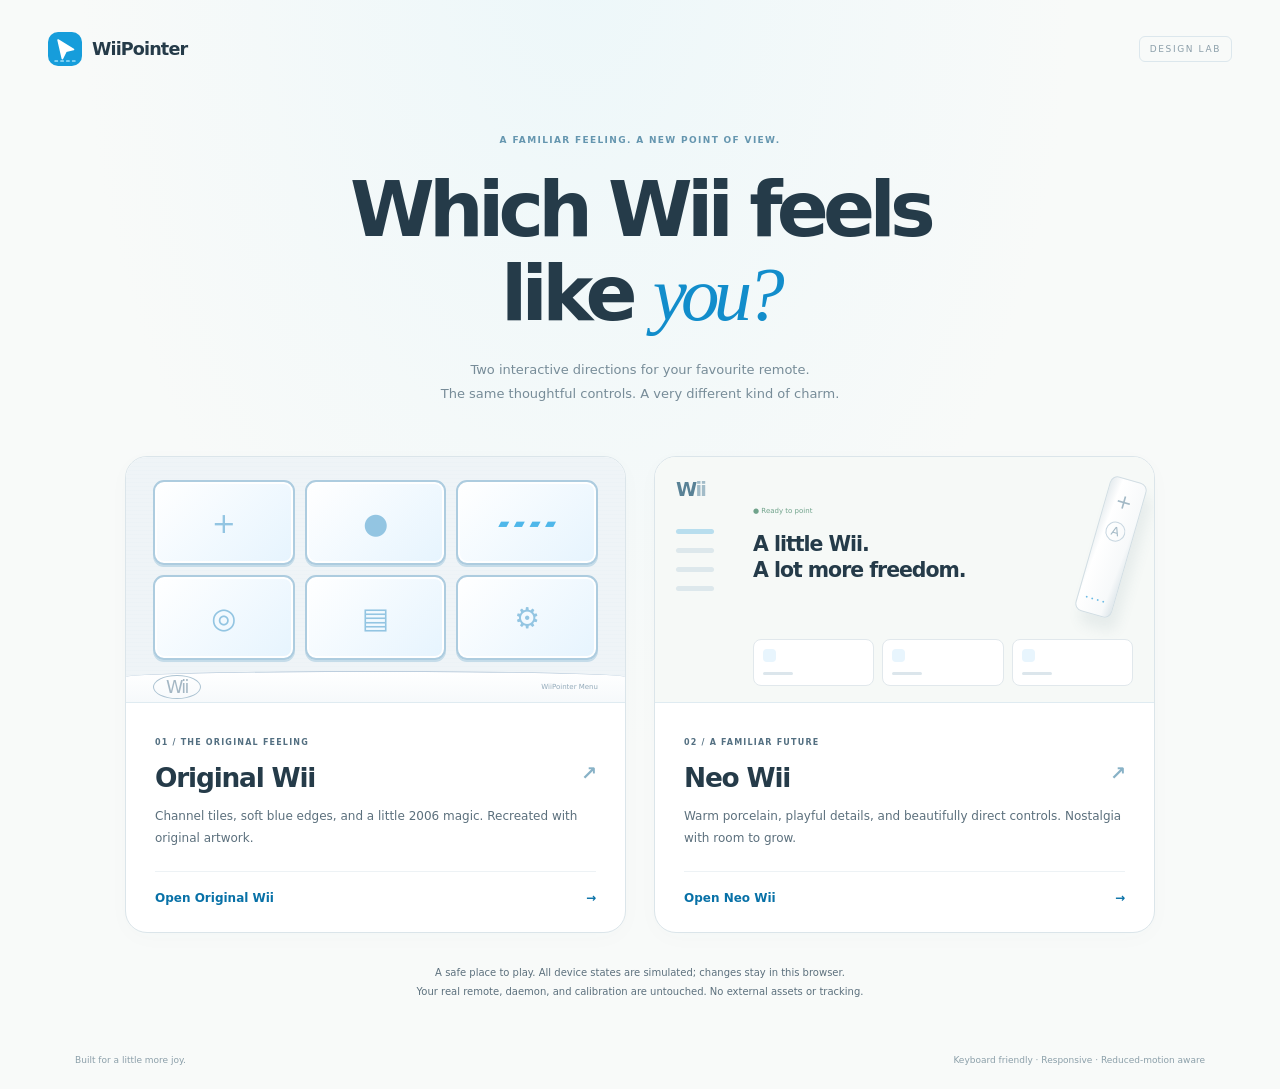
<file: prototypes/index.html>
<!doctype html>
<html lang="en">
<head>
  <meta charset="utf-8"><meta name="viewport" content="width=device-width, initial-scale=1">
  <meta name="color-scheme" content="light"><title>WiiPointer — two familiar futures</title>
  <link rel="icon" href="./mark.svg" type="image/svg+xml"><link rel="stylesheet" href="./styles.css">
</head>
<body class="comparison-page">
  <header class="comparison-brand"><img src="./mark.svg" width="34" height="34" alt=""><strong>WiiPointer</strong><span class="preview-tag">DESIGN LAB</span></header>
  <main class="comparison-main">
    <p class="eyebrow">A FAMILIAR FEELING. A NEW POINT OF VIEW.</p>
    <h1>Which Wii feels<br>like <em>you?</em></h1>
    <p class="comparison-intro">Two interactive directions for your favourite remote.<br>The same thoughtful controls. A very different kind of charm.</p>
    <div class="comparison-grid">
      <a class="design-choice choice-classic" href="./original.html">
        <div class="choice-preview mini-classic" aria-hidden="true"><div class="mini-channel"><i>+</i></div><div class="mini-channel"><i>●</i></div><div class="mini-channel"><i>▰ ▰ ▰ ▰</i></div><div class="mini-channel"><i>◎</i></div><div class="mini-channel"><i>▤</i></div><div class="mini-channel"><i>⚙</i></div><div class="mini-wii-footer"><b>Wii</b><span>WiiPointer Menu</span></div></div>
        <div class="choice-copy"><span class="eyebrow">01 / THE ORIGINAL FEELING</span><h2>Original Wii <span aria-hidden="true">↗</span></h2><p>Channel tiles, soft blue edges, and a little 2006 magic. Recreated with original artwork.</p><span class="choice-open">Open Original Wii <span aria-hidden="true">→</span></span></div>
      </a>
      <a class="design-choice choice-neo" href="./neo.html">
        <div class="choice-preview mini-neo" aria-hidden="true"><div class="mini-sidebar"><b>W<span>ii</span></b><i></i><i></i><i></i><i></i></div><div class="mini-neo-main"><span class="mini-ready">● Ready to point</span><b>A little Wii.<br>A lot more freedom.</b><div class="mini-remote"><i>+</i><i>A</i><small>••••</small></div><div class="mini-neo-cards"><i></i><i></i><i></i></div></div></div>
        <div class="choice-copy"><span class="eyebrow">02 / A FAMILIAR FUTURE</span><h2>Neo Wii <span aria-hidden="true">↗</span></h2><p>Warm porcelain, playful details, and beautifully direct controls. Nostalgia with room to grow.</p><span class="choice-open">Open Neo Wii <span aria-hidden="true">→</span></span></div>
      </a>
    </div>
    <p class="comparison-note">A safe place to play. All device states are simulated; changes stay in this browser.<br>Your real remote, daemon, and calibration are untouched. No external assets or tracking.</p>
  </main>
  <footer class="comparison-footer"><span>Built for a little more joy.</span><span>Keyboard friendly · Responsive · Reduced-motion aware</span></footer>
</body>
</html>
</file>
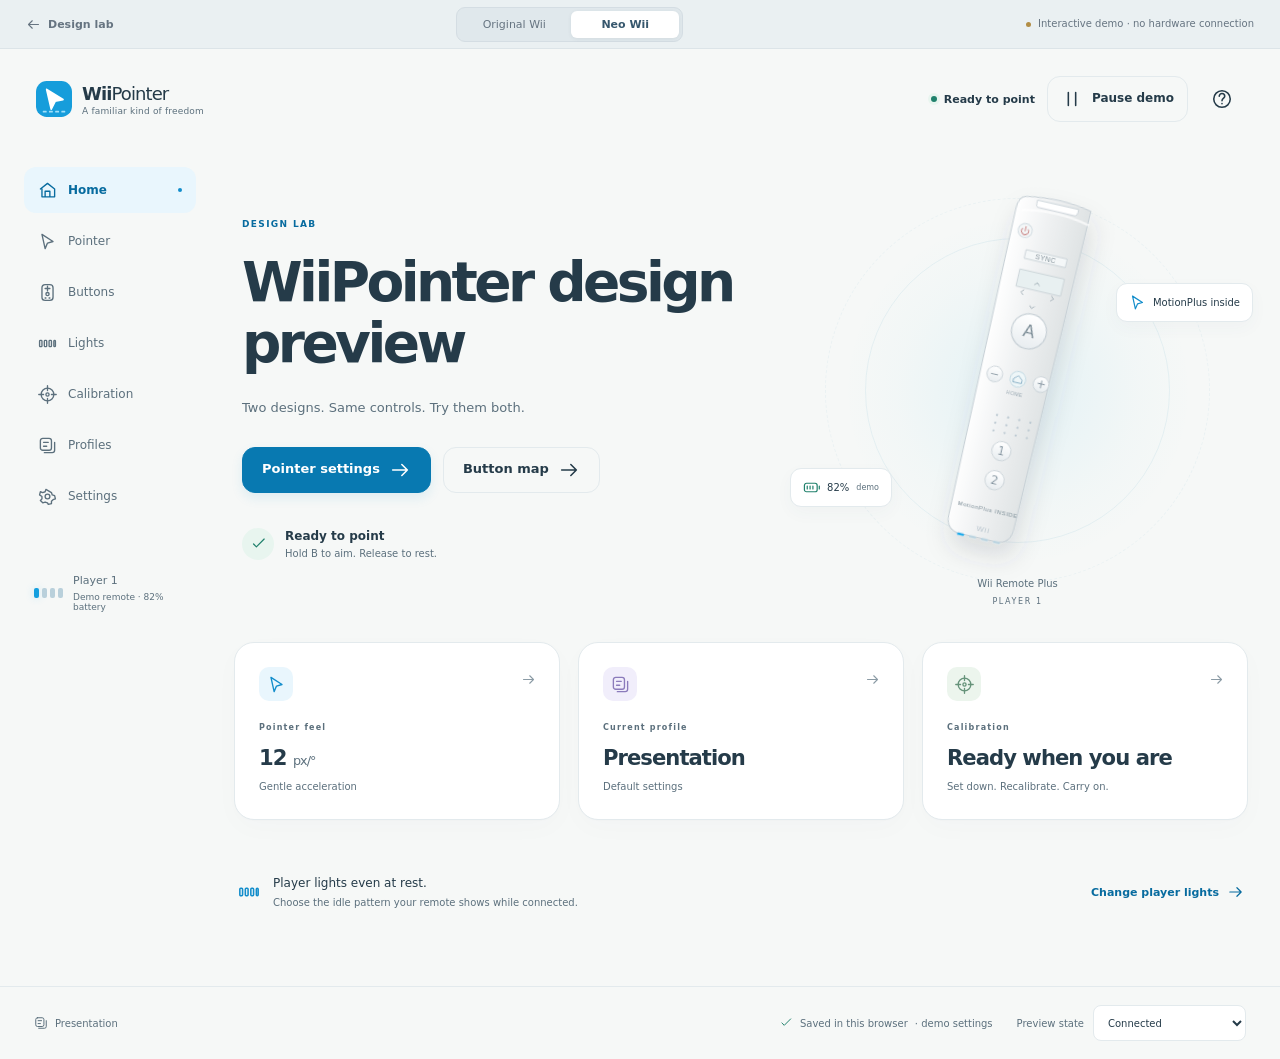
<file: prototypes/neo.html>
<!doctype html>
<html lang="en" data-style="neo">
<head>
  <meta charset="utf-8"><meta name="viewport" content="width=device-width, initial-scale=1">
  <meta name="color-scheme" content="light dark"><title>WiiPointer — Neo Wii prototype</title>
  <link rel="icon" href="./mark.svg" type="image/svg+xml"><link rel="stylesheet" href="./styles.css">
  <script type="module" src="./app.mjs"></script>
</head>
<body><a class="skip-link" href="#main">Skip to content</a><div id="app"></div><div id="toast" class="toast" role="status" aria-live="polite"></div><dialog id="dialog"></dialog><noscript>This interactive design preview requires JavaScript. It does not connect to your remote.</noscript></body>
</html>
</file>
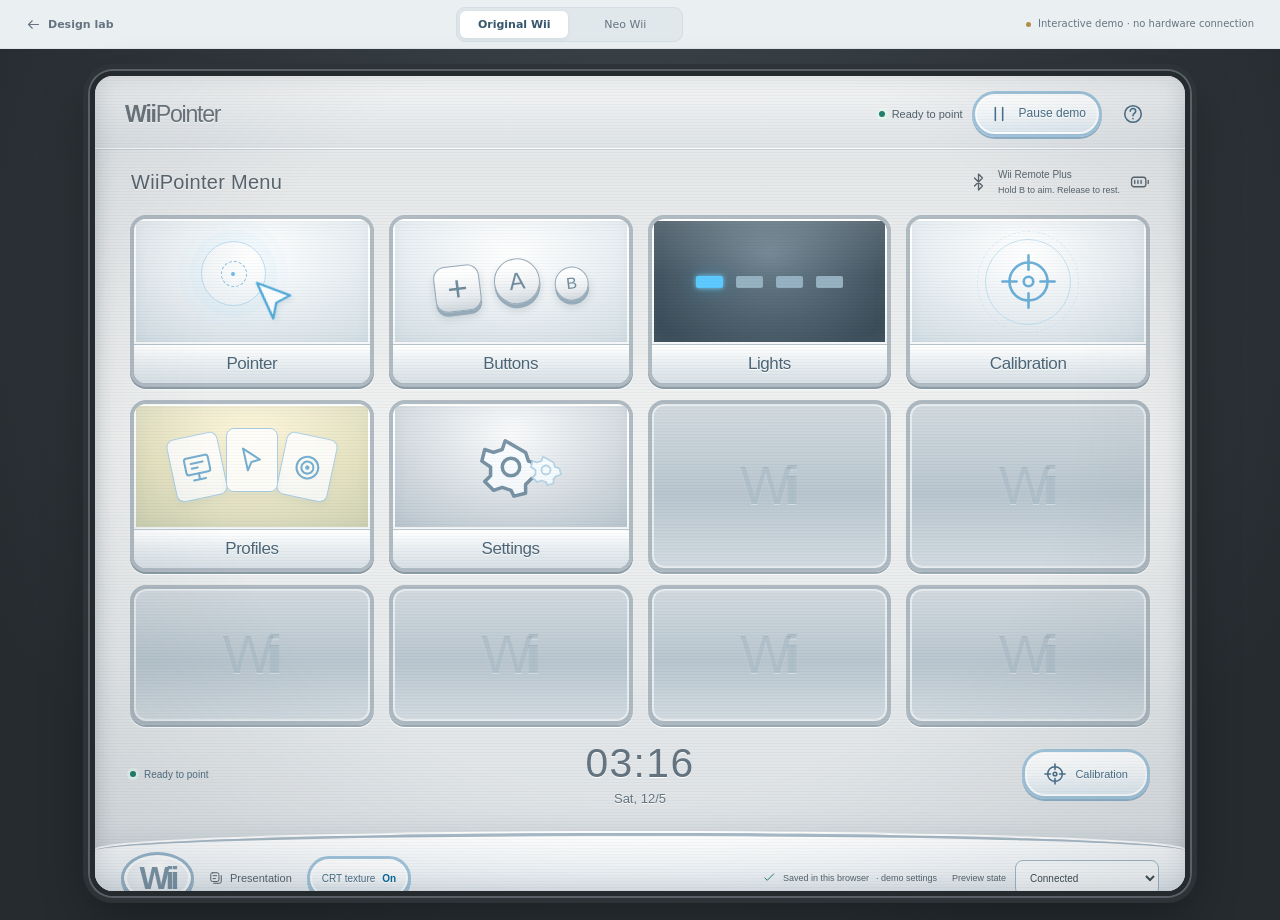
<file: prototypes/original.html>
<!doctype html>
<html lang="en" data-style="original">
<head>
  <meta charset="utf-8"><meta name="viewport" content="width=device-width, initial-scale=1">
  <meta name="color-scheme" content="light"><title>WiiPointer — Original Wii prototype</title>
  <link rel="icon" href="./mark.svg" type="image/svg+xml"><link rel="stylesheet" href="./styles.css"><link rel="stylesheet" href="./original-crt.css">
  <script type="module" src="./app.mjs"></script>
</head>
<body><a class="skip-link" href="#main">Skip to content</a><div id="app"></div><div id="toast" class="toast" role="status" aria-live="polite"></div><dialog id="dialog"></dialog><noscript>This interactive design preview requires JavaScript. It does not connect to your remote.</noscript></body>
</html>
</file>
<file: prototypes/styles.css>
@charset "UTF-8";

:root {
  color-scheme: light;
  --bg: #f6f8f7; --surface: #fff; --surface-soft: #f5f8fa; --ink: #253b49;
  --muted: #5c707d; --faint: #8b9ba5; --line: #e3eaed; --blue: #128dcb;
  --blue-dark: #076b9f; --blue-soft: #e9f6fd; --green: #20816c; --green-soft: #e8f5ef;
  --amber: #94671f; --amber-soft: #fff5e3; --red: #b54848;
  --shadow: 0 8px 28px #29465c05, 0 1px 2px #29465c03;
  font-family: "Inter", "Segoe UI", system-ui, sans-serif; font-size: 100%;
  -webkit-font-smoothing: antialiased; text-rendering: optimizeLegibility;
  font-optical-sizing: auto;
}
* { box-sizing: border-box; }
body { margin: 0; color: var(--ink); background: var(--bg); }
button, input, select { font: inherit; }
button, a, input, select, summary { -webkit-tap-highlight-color: transparent; }
button, a, select, summary { touch-action: manipulation; }
button, a { color: inherit; }
button { cursor: pointer; }
a { text-decoration: none; }
button:disabled, input:disabled { cursor: not-allowed; }
button:focus-visible, a:focus-visible, input:focus-visible, select:focus-visible, summary:focus-visible, [role="button"]:focus-visible { outline: 3px solid var(--blue); outline-offset: 4px; }
h1:focus { outline: none; }
h1, h2, h3, p { margin: 0; }
h1, h2, h3 { font-weight: 600; }
p { line-height: 1.65; }
em { font-style: normal; color: var(--blue); }
.icon { width: 22px; height: 22px; flex: 0 0 auto; vertical-align: middle; }
.eyebrow { font-size: .625rem; letter-spacing: .15em; font-weight: 700; color: var(--muted); line-height: 1.6; }
.subtle { color: var(--muted); font-size: .75rem; }
.button { display: inline-flex; align-items: center; justify-content: center; gap: 9px; min-height: 46px; padding: 11px 19px; border: 1px solid var(--line); border-radius: 13px; background: var(--surface); color: var(--ink); font-size: .8125rem; font-weight: 600; line-height: 1.3; transition: background 130ms, box-shadow 130ms, transform 110ms; text-align: center; }
.button.primary { background: #0879b1; color: white; border-color: #0879b1; box-shadow: 0 5px 12px #148dcb1b; }
.button.primary:hover { background: var(--blue-dark); border-color: var(--blue-dark); }
.button.quiet { background: transparent; }
.button.quiet:hover { background: var(--blue-soft); border-color: #a5d5ef; }
.button:active { transform: scale(.97); }
.button.compact { font-size: .75rem; padding: 9px 13px; }
.button.icon-button { width: 44px; height: 44px; padding: 10px; border-color: transparent; background: transparent; }
.button.icon-button span { position: absolute; width: 1px; height: 1px; overflow: hidden; clip-path: inset(50%); white-space: nowrap; }
.button.danger, .danger { color: var(--red); }
.button.primary.danger { color: white; background: var(--red); border-color: var(--red); }
.text-link { display: inline-flex; align-items: center; gap: 8px; min-height: 44px; padding: 6px 0; background: none; border: none; font-size: .8125rem; font-weight: 600; color: var(--blue-dark); }
.text-link .icon { width: 17px; }
.text-link:hover { text-decoration: underline; text-underline-offset: 4px; }
.button-row { display: flex; gap: 10px; flex-wrap: wrap; }
.tiny-pill { display: inline-flex; padding: 6px 10px; border-radius: 20px; color: var(--muted); background: var(--surface-soft); font-size: .625rem; font-weight: 600; white-space: nowrap; }
.skip-link { position: fixed; top: 8px; left: 10px; z-index: 100; width: 1px; height: 1px; overflow: hidden; clip-path: inset(50%); background: var(--ink); color: var(--surface); padding: 0; border-radius: 10px; }
.skip-link:focus { width: auto; height: auto; padding: 14px 22px; clip-path: none; }

/* The design lab stays visually outside both application concepts. */
.lab-bar { display: flex; align-items: center; justify-content: space-between; gap: 20px; min-height: 48px; padding: 6px 26px; color: #667481; background: #eaf0f2; border-bottom: 1px solid #dce4e8; font-family: system-ui, sans-serif; }
.lab-brand { display: inline-flex; gap: 7px; align-items: center; min-height: 36px; font-size: 11px; font-weight: 600; white-space: nowrap; }
.lab-brand .icon { width: 15px; height: 15px; }
.design-switch { display: flex; padding: 3px; gap: 3px; border: 1px solid #d4dde3; border-radius: 9px; background: #e0e8ec; }
.design-switch a { min-width: 108px; text-align: center; padding: 7px 13px; font-size: 11px; border-radius: 6px; }
.design-switch a[aria-current] { color: #36576d; background: #fff; box-shadow: 0 1px 4px #22374a12; font-weight: 650; }
.lab-note { font-size: 10px; display: flex; gap: 7px; align-items: center; line-height: 1.4; }
.demo-dot { height: 5px; width: 5px; border-radius: 50%; background: #b28d45; flex-shrink: 0; }
.app-shell { max-width: 1512px; min-height: calc(100vh - 48px); margin: auto; display: flex; flex-direction: column; }
.app-header { display: flex; justify-content: space-between; align-items: center; gap: 20px; padding: 22px 36px; min-height: 100px; }
.brand { display: inline-flex; align-items: center; gap: 10px; font-size: 1.125rem; font-weight: 750; letter-spacing: -.05em; flex-shrink: 0; }
.brand-light { font-weight: 450; }
.brand small { display: block; font-size: .5625rem; letter-spacing: .02em; font-weight: 450; margin-top: 2px; color: var(--muted); }
.header-right { display: flex; gap: 12px; align-items: center; }
.status-pill { display: inline-flex; align-items: center; gap: 7px; font-size: .6875rem; font-weight: 600; white-space: nowrap; }
.status-pill > span, .status-line i { width: 6px; height: 6px; border-radius: 50%; background: var(--green); box-shadow: 0 0 0 3px var(--green-soft); }
.status-pill.disconnected > span, .status-pill.paused > span { background: var(--faint); box-shadow: none; }
.status-pill.warning > span { background: var(--amber); box-shadow: 0 0 0 3px var(--amber-soft); }
.status-pill.calibrating > span { background: var(--blue); box-shadow: 0 0 0 3px var(--blue-soft); }
.workspace { display: grid; grid-template-columns: 190px minmax(0, 1fr); flex: 1; padding: 0 32px 24px 24px; }
.main-nav { display: flex; flex-direction: column; gap: 5px; padding: 18px 18px 0 0; }
.main-nav > a { min-height: 46px; display: flex; align-items: center; gap: 11px; padding: 13px 14px; border-radius: 12px; font-size: .75rem; font-weight: 500; color: var(--muted); position: relative; }
.main-nav > a .icon { width: 19px; height: 19px; }
.main-nav > a:hover { background: var(--surface); color: var(--blue-dark); }
.main-nav > a[aria-current] { background: var(--blue-soft); color: var(--blue-dark); font-weight: 650; }
.main-nav > a[aria-current] i { width: 4px; height: 4px; border-radius: 50%; background: var(--blue); margin-left: auto; }
.nav-bottom { display: flex; gap: 10px; align-items: center; margin: 50px 10px 0; font-size: .6875rem; color: var(--muted); }
.nav-bottom small { display: block; font-size: .5625rem; margin-top: 5px; color: var(--muted); }
.tiny-leds { width: 30px; }
.tiny-leds .player-lights { gap: 3px; }
.tiny-leds .player-lights > span { width: 5px; height: 10px; }
.main-content { min-width: 0; padding: 18px 0 24px 20px; }
.page-heading { display: flex; align-items: center; justify-content: space-between; gap: 20px; margin-bottom: 30px; }
.page-heading .eyebrow { margin-bottom: 11px; color: var(--blue-dark); }
.page-heading h1 { font-size: clamp(1.65rem, 2.7vw, 2.5rem); letter-spacing: -.045em; line-height: 1.2; margin-bottom: 12px; }
.page-heading > div > p:last-child { font-size: .8125rem; color: var(--muted); max-width: 620px; }
.page-heading > .button { flex-shrink: 0; }
.two-column { display: grid; grid-template-columns: minmax(0, 1.05fr) minmax(0, .95fr); gap: 24px; align-items: start; }
.three-column { display: grid; grid-template-columns: repeat(3, minmax(0, 1fr)); gap: 20px; }
.panel-stack { display: flex; flex-direction: column; gap: 22px; min-width: 0; }
.panel { padding: 26px; border: 1px solid var(--line); border-radius: 21px; background: var(--surface); box-shadow: var(--shadow); min-width: 0; }
.panel-heading { margin-bottom: 22px; }
.panel-heading h2 { font-size: 1rem; letter-spacing: -.025em; }
.panel-heading p { color: var(--muted); font-size: .75rem; margin-top: 7px; }
.panel > p { font-size: .8125rem; color: var(--muted); }
.sticky-column { position: sticky; top: 24px; min-width: 0; display: flex; flex-direction: column; gap: 20px; }
.note-card { display: flex; gap: 12px; padding: 17px 20px; border: 1px solid #d8eaf4; border-radius: 14px; color: var(--blue-dark); background: var(--blue-soft); }
.note-card > .icon { width: 19px; margin-top: 3px; }
.note-card p { font-size: .75rem; font-weight: 550; line-height: 1.7; }
.note-card p span { font-weight: 400; color: var(--muted); font-size: .6875rem; }
.inline-notice { display: flex; gap: 10px; align-items: flex-start; padding: 14px 16px; background: var(--blue-soft); border: 1px solid #b9dff2; border-radius: 12px; color: var(--blue-dark); font-size: .75rem; line-height: 1.6; }
.inline-notice.warning { background: var(--amber-soft); border-color: #e9d9b8; color: var(--amber); margin-bottom: 16px; }
.inline-notice .icon { width: 18px; margin-top: 2px; }
.app-footer { display: flex; align-items: center; flex-wrap: wrap; gap: 24px; padding: 18px 34px; color: var(--muted); font-size: .625rem; border-top: 1px solid var(--line); }
.wii-menu-button { display: none; }
.footer-profile, .footer-save { display: flex; gap: 7px; align-items: center; }
.footer-profile .icon, .footer-save .icon { width: 14px; height: 14px; }
.footer-save { margin-left: auto; }
.footer-save .icon { color: var(--green); }
.state-picker { display: flex; gap: 9px; align-items: center; }
.state-picker select { min-height: 36px; border: 1px solid var(--line); border-radius: 8px; padding: 5px 26px 5px 10px; background: var(--surface); color: var(--ink); font-size: .625rem; max-width: 160px; }

/* Neo Wii: porcelain surfaces, a little colour, and one beautiful remote. */
.neo-hero { display: grid; grid-template-columns: minmax(0, 1.2fr) minmax(0, 1fr); align-items: center; min-height: 455px; margin-top: -4px; }
.hero-copy { z-index: 1; padding: 24px 0 28px 8px; }
.hero-copy > .eyebrow { color: var(--blue-dark); font-size: .5625rem; margin-bottom: 20px; }
.hero-copy h1 { font-size: clamp(2.3rem, 4.3vw, 4.2rem); letter-spacing: -.065em; font-weight: 580; line-height: 1.12; margin-bottom: 21px; }
.hero-copy h1 em { font-weight: 530; }
.hero-copy > p:not(.eyebrow) { font-size: .8125rem; color: var(--muted); line-height: 1.85; }
.hero-actions { display: flex; gap: 12px; margin-top: 27px; flex-wrap: wrap; }
.hero-status { display: flex; align-items: center; gap: 11px; margin-top: 35px; }
.hero-status .status-orb { width: 32px; height: 32px; display: grid; place-items: center; border-radius: 50%; background: var(--green-soft); color: var(--green); }
.hero-status .status-orb .icon { width: 17px; }
.hero-status strong { display: block; font-size: .75rem; font-weight: 600; }
.hero-status small { display: block; font-size: .625rem; color: var(--muted); margin-top: 5px; }
.hero-status.disconnected .status-orb, .hero-status.paused .status-orb { background: var(--line); color: var(--muted); }
.hero-status.warning .status-orb { background: var(--amber-soft); color: var(--amber); }
.hero-status.calibrating .status-orb { background: var(--blue-soft); color: var(--blue); }
.remote-stage { position: relative; height: 455px; display: grid; place-items: center; isolation: isolate; }
.stage-halo { position: absolute; width: 340px; height: 340px; max-width: 100%; border-radius: 50%; background: radial-gradient(ellipse, #c8e9f36b, #eaf4f559 50%, transparent 73%); z-index: -1; }
.stage-ring { position: absolute; border: 1px solid #bcdbe34d; border-radius: 50%; width: 305px; height: 305px; max-width: 95%; z-index: -1; }
.stage-ring.ring-two { width: 385px; height: 385px; max-width: 110%; border-style: dashed; border-color: #c1dbe538; }
.hero-remote { height: 388px; width: 159px; transform: rotate(13deg); margin-top: -20px; }
.stage-chip { position: absolute; display: inline-flex; align-items: center; gap: 7px; font-size: .625rem; background: var(--surface); border: 1px solid var(--line); padding: 10px 12px; border-radius: 11px; box-shadow: 0 6px 17px #34536709; white-space: nowrap; }
.stage-chip .icon { width: 17px; height: 17px; color: var(--blue); }
.chip-motion { top: 120px; right: -5px; }
.chip-battery { left: 3px; bottom: 111px; }
.chip-battery .icon { color: var(--green); }
.chip-battery small { color: var(--muted); font-size: .5rem; }
.stage-caption { position: absolute; bottom: 12px; left: 0; right: 0; text-align: center; color: var(--muted); font-size: .625rem; }
.stage-caption > span { display: block; margin-top: 8px; color: var(--muted); font-size: .5rem; letter-spacing: .2em; }
.quick-grid { display: grid; grid-template-columns: repeat(3, minmax(0, 1fr)); gap: 18px; margin-top: 24px; }
.quick-card { padding: 24px; background: var(--surface); border: 1px solid var(--line); border-radius: 20px; position: relative; box-shadow: var(--shadow); transition: transform 150ms, border-color 150ms, box-shadow 150ms; }
.quick-card:hover { transform: translateY(-3px); border-color: #9ed1e9; box-shadow: 0 9px 24px #407d9e0b; }
.quick-icon { display: grid; place-items: center; width: 34px; height: 34px; border-radius: 10px; background: var(--blue-soft); color: var(--blue); margin-bottom: 21px; }
.quick-icon .icon { width: 19px; height: 19px; }
.quick-icon.violet { background: #f1eefb; color: #8b7bbb; }
.quick-icon.mint { background: #ecf5ed; color: #66937a; }
.quick-card > .eyebrow { font-size: .5rem; display: block; }
.quick-card h2 { font-size: clamp(1.05rem, 1.65vw, 1.6rem); margin: 10px 0 9px; letter-spacing: -.045em; }
.quick-card h2 small { color: var(--muted); font-weight: 450; font-size: .8rem; }
.quick-card p { font-size: .625rem; color: var(--muted); }
.quick-arrow { position: absolute; top: 29px; right: 23px; color: var(--faint); width: 15px; height: 15px; }
.small-invitation { margin-top: 26px; display: flex; align-items: center; justify-content: space-between; gap: 15px; padding: 24px 4px; }
.small-invitation > div { display: flex; align-items: center; gap: 13px; font-size: .75rem; font-weight: 500; }
.small-invitation > div > .icon { color: var(--blue); }
.small-invitation small { display: block; margin-top: 7px; font-size: .625rem; font-weight: 400; color: var(--muted); }
.small-invitation .text-link { font-size: .6875rem; }

/* Common settings, deliberately large enough to use with an air mouse. */
.control-label { display: flex; align-items: center; justify-content: space-between; gap: 12px; margin-bottom: 10px; font-size: .8125rem; font-weight: 550; }
.control-label output { padding: 5px 9px; background: var(--blue-soft); color: var(--blue-dark); border-radius: 7px; font-size: .6875rem; font-variant-numeric: tabular-nums; flex-shrink: 0; }
.control-help { font-size: .6875rem; line-height: 1.65; color: var(--muted); }
.range-control { margin: 24px 0; }
.range-control:first-child { margin-top: 0; }
.range-control .control-help { margin: -2px 0 8px; }
input[type="range"] { appearance: none; -webkit-appearance: none; width: 100%; height: 38px; background: transparent; cursor: pointer; accent-color: var(--blue); margin: 0; }
input[type="range"]::-webkit-slider-runnable-track { height: 5px; border-radius: 4px; background: linear-gradient(90deg, var(--blue) 0%, var(--blue) var(--range-progress, 50%), var(--line) var(--range-progress, 50%)); }
input[type="range"]::-moz-range-track { height: 5px; border-radius: 4px; background: var(--line); }
input[type="range"]::-moz-range-progress { height: 5px; border-radius: 4px; background: var(--blue); }
input[type="range"]::-webkit-slider-thumb { appearance: none; width: 23px; height: 23px; border-radius: 50%; background: var(--surface); border: 2px solid var(--blue); margin-top: -9px; box-shadow: 0 2px 5px #376d9126; }
input[type="range"]::-moz-range-thumb { width: 20px; height: 20px; border-radius: 50%; background: var(--surface); border: 2px solid var(--blue); box-shadow: 0 2px 5px #376d9126; }
.range-ends { display: flex; justify-content: space-between; font-size: .5625rem; color: var(--muted); }
.is-disabled { opacity: .5; }
.toggle-row { display: flex; justify-content: space-between; align-items: center; gap: 22px; min-height: 67px; padding: 15px 0; border-bottom: 1px solid var(--line); cursor: pointer; }
.toggle-row:last-child { border-bottom: 0; padding-bottom: 0; }
.toggle-row strong { font-size: .75rem; font-weight: 550; line-height: 1.5; display: block; }
.toggle-row small { font-size: .625rem; color: var(--muted); display: block; margin-top: 5px; line-height: 1.7; max-width: 340px; }
.switch { flex: 0 0 auto; width: 43px; height: 26px; position: relative; }
.switch input { position: absolute; inset: -9px -4px; height: 44px; width: 51px; margin: 0; opacity: 0; cursor: pointer; z-index: 1; }
.switch-track { display: block; width: 43px; height: 26px; border-radius: 20px; background: #b9c5cc; transition: background 130ms; }
.switch-track::after { content: ''; position: absolute; width: 20px; height: 20px; top: 3px; left: 3px; border-radius: 50%; background: #fff; box-shadow: 0 1px 3px #263e4929; transition: transform 140ms; }
.switch input:checked + .switch-track { background: var(--blue); }
.switch input:checked + .switch-track::after { transform: translateX(17px); }
.switch input:focus-visible + .switch-track { outline: 3px solid var(--blue); outline-offset: 4px; }
.select-control { margin: 21px 0; }
.select-control:first-child { margin-top: 0; }
.select-control > label { display: block; font-size: .75rem; font-weight: 550; margin-bottom: 10px; }
.select-control > select, .mapping-row select { width: 100%; min-height: 44px; padding: 10px 31px 10px 12px; border-radius: 10px; border: 1px solid var(--line); background: var(--surface-soft); color: var(--ink); font-size: .75rem; }
.select-control > p { margin-top: 9px; }
.advanced { border-top: 1px solid var(--line); padding-top: 16px; }
.advanced > summary { font-size: .75rem; font-weight: 550; min-height: 35px; cursor: pointer; color: var(--muted); }
.advanced[open] > summary { color: var(--blue-dark); margin-bottom: 14px; }
.feel-presets { display: grid; grid-template-columns: repeat(3, minmax(0, 1fr)); gap: 14px; margin-bottom: 25px; }
.feel-preset { display: grid; grid-template-columns: 27px 1fr; gap: 5px 10px; text-align: left; background: var(--surface); border: 1px solid var(--line); border-radius: 15px; padding: 17px 19px; transition: border-color 120ms, transform 120ms; }
.feel-preset > .icon { grid-row: 1 / 3; color: var(--muted); margin-top: 2px; }
.feel-preset > strong { font-size: .8125rem; font-weight: 550; }
.feel-preset > span { color: var(--muted); font-size: .5625rem; line-height: 1.5; }
.feel-preset.selected { background: var(--blue-soft); border-color: #91cce9; }
.feel-preset.selected > .icon { color: var(--blue); }
.feel-preset:hover { border-color: var(--blue); }
.feel-preset:active { transform: scale(.98); }
.curve { width: 100%; height: auto; margin: 5px 0; overflow: visible; }
.curve-grid { stroke: var(--line); fill: none; stroke-width: 1; }
.linear-guide { stroke: var(--faint); stroke-width: 1; stroke-dasharray: 4 5; opacity: .5; }
.curve text { fill: var(--muted); font-size: 10px; font-family: inherit; }
.playground-panel > .panel-heading { display: flex; align-items: center; justify-content: space-between; gap: 10px; margin-bottom: 14px; }
.playground-panel .eyebrow { font-size: .5rem; margin-bottom: 8px; display: block; }
.playground-panel > .control-help { margin-bottom: 18px; }
.aim-pad { position: relative; height: 290px; background: radial-gradient(circle at 50% 50%, #ebf7fd88, transparent 65%), var(--surface-soft); border: 1px solid var(--line); border-radius: 15px; overflow: hidden; cursor: crosshair; }
.aim-axis { position: absolute; background: var(--line); }
.aim-axis.axis-x { width: 100%; height: 1px; top: 50%; }
.aim-axis.axis-y { height: 100%; width: 1px; left: 50%; }
.aim-ring { position: absolute; border: 1px solid #bedbea; border-radius: 50%; top: 50%; left: 50%; transform: translate(-50%, -50%); pointer-events: none; opacity: .7; }
.aim-ring.ring-large { width: 190px; height: 190px; }
.aim-ring.ring-small { width: 105px; height: 105px; }
.aim-dot { position: absolute; left: -7px; top: -7px; width: 14px; height: 14px; background: var(--blue); border: 3px solid #fff; border-radius: 50%; box-shadow: 0 0 0 1px var(--blue), 0 0 0 7px #199dd51a; pointer-events: none; }
.aim-target { position: absolute; width: 48px; height: 48px; border: 1px dashed #a0bbc9; border-radius: 50%; top: 35%; left: 70%; transform: translate(-50%, -50%); background: transparent; display: grid; place-items: center; }
.aim-target > span { width: 13px; height: 13px; border-radius: 50%; background: #9cbac9; border: 4px solid var(--surface); box-shadow: 0 0 0 1px #9cbac9; }
.aim-target:hover { border-color: var(--blue); background: var(--blue-soft); }
.pad-caption { position: absolute; bottom: 16px; left: 8px; right: 8px; text-align: center; font-size: .5625rem; color: var(--muted); pointer-events: none; }
.aim-pad.blocked { opacity: .5; cursor: not-allowed; }
.playground-stats { display: flex; gap: 14px; align-items: center; margin-top: 13px; justify-content: space-between; }
.playground-stats > span { font-size: .5625rem; color: var(--muted); }
.playground-stats strong { color: var(--ink); display: block; margin-top: 5px; font-size: .8125rem; font-weight: 550; font-variant-numeric: tabular-nums; }
.playground-stats .button { font-size: .625rem; padding-left: 8px; padding-right: 8px; }
.grip-control { padding-top: 20px; margin-top: 19px; border-top: 1px solid var(--line); display: flex; gap: 10px; justify-content: space-between; align-items: center; flex-wrap: wrap; margin-bottom: 10px; }
.grip-control > span { font-size: .6875rem; }
.segmented { display: inline-flex; border: 1px solid var(--line); padding: 3px; border-radius: 9px; background: var(--surface-soft); }
.segmented button { min-height: 38px; min-width: 46px; border: none; border-radius: 6px; color: var(--muted); background: transparent; font-size: .625rem; padding: 8px; }
.segmented button[aria-pressed="true"] { background: var(--surface); color: var(--blue-dark); box-shadow: 0 1px 5px #304e6710; }

/* Button mapping. */
.remote { overflow: visible; }
.remote text { user-select: none; }
.remote-key { outline: none; }
.remote-key[role="button"] { cursor: pointer; }
.remote-key[role="button"]:hover, .remote-key.selected, .remote-key[role="button"]:focus-visible { filter: drop-shadow(0 0 4px #1498db); }
.remote-key[role="button"]:focus-visible > rect, .remote-key[role="button"]:focus-visible > circle { stroke: #0879b7; stroke-width: 3; }
.remote-led { fill: #bdd5e1; }
.remote-led.is-on { fill: #23adea; }
.mapping-layout { display: grid; grid-template-columns: minmax(240px, .8fr) minmax(0, 1.4fr); gap: 24px; align-items: start; }
.remote-mapping { position: sticky; top: 24px; display: flex; flex-direction: column; align-items: center; padding: 26px 22px; }
.remote-mapping > .remote { height: 390px; width: 160px; margin: 20px 0 10px; }
.mapped-button { display: flex; align-items: center; justify-content: center; gap: 13px; background: var(--surface-soft); padding: 15px; border-radius: 13px; width: 100%; margin-bottom: 15px; }
.mapped-button small { display: block; color: var(--muted); font-size: .5625rem; margin-bottom: 5px; }
.mapped-button strong { font-size: .75rem; font-weight: 550; }
.keycap { display: inline-flex; align-items: center; justify-content: center; background: var(--surface); color: var(--blue-dark); border: 1px solid #bbd4e2; box-shadow: 0 2px 0 var(--line); border-radius: 9px; min-width: 39px; min-height: 39px; padding: 6px; font-size: .75rem; font-weight: 600; }
.remote-mapping > .control-help { text-align: center; margin-top: 10px; font-size: .5625rem; }
.mapping-list { display: flex; flex-direction: column; }
.mapping-row { display: grid; grid-template-columns: 44px minmax(80px, 1fr) minmax(130px, 1.1fr); align-items: center; gap: 12px; padding: 11px 9px; border-bottom: 1px solid var(--line); border-radius: 10px; }
.mapping-row:last-child { border-bottom: 0; }
.mapping-row > .keycap { min-height: 44px; min-width: 44px; padding: 4px; font-size: .625rem; }
.mapping-row > label { font-size: .75rem; line-height: 1.5; }
.mapping-row.selected { background: var(--blue-soft); }
.mapping-row select { font-size: .6875rem; padding-left: 10px; }
.shortcut-control { grid-column: 2 / -1; padding: 4px 0 10px; }
.shortcut-control label { font-size: .625rem; display: block; margin-bottom: 8px; color: var(--muted); }
.shortcut-control input { min-height: 44px; width: 100%; min-width: 0; border: 1px solid var(--line); border-radius: 9px; padding: 10px; background: var(--surface); color: var(--ink); font-size: .75rem; }
.shortcut-control small { display: block; font-size: .5625rem; color: var(--muted); line-height: 1.65; margin-top: 8px; }
.mapping-note { display: flex; gap: 10px; border-top: 1px solid var(--line); margin-top: 22px; padding-top: 20px; color: var(--muted); }
.mapping-note > .icon { width: 17px; height: 17px; margin-top: 2px; }
.mapping-note p { font-size: .625rem; line-height: 1.8; }

/* Player lights, with binary illumination rather than pretend dimming. */
.player-lights { display: flex; justify-content: center; gap: 9px; }
.player-lights > span { display: inline-block; width: 13px; height: 6px; border-radius: 2px; background: #b9d0db; }
.player-lights > span.is-on { background: #149fdf; box-shadow: 0 0 8px #1da4e63b; }
.pattern-grid { display: grid; grid-template-columns: repeat(2, minmax(0, 1fr)); gap: 12px; }
.pattern-option { position: relative; border: 1px solid var(--line); border-radius: 13px; padding: 19px 13px 17px; background: var(--surface); text-align: left; transition: background 120ms, border-color 120ms; }
.pattern-option.selected { border-color: #83c6e7; background: var(--blue-soft); }
.pattern-option:hover { border-color: var(--blue); }
.pattern-dots { display: flex; gap: 6px; margin-bottom: 17px; }
.pattern-dots i { width: 11px; height: 6px; background: #cbdce5; border-radius: 1px; }
.pattern-dots i.on { background: var(--blue); }
.pattern-option strong { display: block; font-size: .6875rem; font-weight: 600; margin-bottom: 6px; }
.pattern-option small { display: block; font-size: .5625rem; color: var(--muted); line-height: 1.55; }
.pattern-check { position: absolute; right: 12px; top: 14px; width: 14px; height: 14px; color: var(--blue); }
.player-picker { display: flex; gap: 10px; margin: 15px 0 26px; }
.player-picker button { min-width: 48px; min-height: 45px; border: 1px solid var(--line); background: var(--surface-soft); color: var(--muted); border-radius: 10px; font-size: .875rem; }
.player-picker button[aria-pressed="true"] { border-color: var(--blue); background: var(--blue-soft); color: var(--blue-dark); }
.custom-led-picker { display: flex; gap: 13px; margin: 18px 0 26px; }
.custom-led-picker button { display: flex; flex-direction: column; align-items: center; gap: 12px; border-radius: 11px; border: 1px solid var(--line); min-width: 54px; min-height: 66px; background: var(--surface-soft); color: var(--muted); padding: 14px 10px; font-size: .625rem; }
.custom-led-picker button[aria-pressed="true"] { background: var(--blue-soft); border-color: #9ecce4; }
.custom-led-picker i { display: block; height: 8px; width: 16px; border-radius: 2px; background: #bcd2de; }
.custom-led-picker i.on { background: var(--blue); box-shadow: 0 0 10px #1da4e633; }
.light-preview { text-align: center; }
.light-preview > h2 { font-size: 1.5rem; font-weight: 500; letter-spacing: -.04em; margin-top: 12px; }
.light-remote-stage { display: grid; place-items: center; height: 354px; margin: 8px 0 0; background: radial-gradient(ellipse, #cdeaf34a, transparent 67%); }
.light-remote-stage .remote { width: 135px; height: 330px; transform: rotate(10deg); }
.large-lights { margin: 22px 0 14px; gap: 17px; }
.large-lights > span { width: 20px; height: 8px; }
.light-preview > p:not(.eyebrow) { font-size: .75rem; margin-bottom: 15px; }

/* Calibration: calm preparation, unmistakable progress, explicit recovery. */
.calibration-hero { text-align: center; padding: 38px 24px 30px; background: radial-gradient(ellipse at 50% 5%, #e8f7ff6b, transparent 65%), var(--surface); }
.calibration-orbit { position: relative; height: 98px; width: 98px; display: grid; place-items: center; margin: 0 auto 23px; color: var(--blue); }
.calibration-orbit > .icon { width: 43px; height: 43px; }
.calibration-orbit > span { position: absolute; inset: 6px; border: 1px solid #b5def2; border-radius: 50%; }
.calibration-orbit > span:last-child { inset: -8px; border-style: dashed; opacity: .45; }
.calibration-hero > h2 { font-size: 2rem; letter-spacing: -.045em; font-weight: 550; margin: 11px 0 13px; }
.calibration-hero > p:not(.eyebrow):not(.demo-disclaimer) { color: var(--muted); font-size: .8125rem; max-width: 485px; min-height: 52px; margin: auto; }
.calibration-lights { gap: 19px; margin: 27px 0; }
.calibration-lights > span { width: 26px; height: 10px; }
.cal-progress { max-width: 340px; margin: auto; }
.cal-progress progress { width: 100%; height: 5px; display: block; appearance: none; border: 0; border-radius: 4px; background: var(--line); accent-color: var(--blue); overflow: hidden; }
.cal-progress progress::-webkit-progress-bar { background: var(--line); }
.cal-progress progress::-webkit-progress-value { background: var(--blue); border-radius: 4px; }
.cal-progress progress::-moz-progress-bar { background: var(--blue); }
.cal-progress > span { display: block; font-size: .625rem; color: var(--muted); min-height: 25px; margin-top: 12px; font-variant-numeric: tabular-nums; }
.cal-actions { display: flex; justify-content: center; gap: 12px; margin-top: 24px; flex-wrap: wrap; }
.calibration-hero .demo-disclaimer { display: flex; align-items: center; justify-content: center; gap: 7px; font-size: .5625rem; color: var(--muted); margin-top: 21px; }
.demo-disclaimer .icon { width: 14px; height: 14px; }
.cal-success .calibration-orbit { color: var(--green); }
.cal-failed .calibration-orbit { color: var(--amber); }
.cal-explain { margin: 22px 0; }
.cal-explain .panel { padding: 22px; }
.cal-explain .panel-heading { margin-bottom: 11px; }
.cal-explain .panel-heading h2 { font-size: .8125rem; }
.cal-explain .panel p { font-size: .6875rem; }
.cal-technical .panel-heading { margin-bottom: 13px; }
.cal-technical p + p { margin-top: 9px; }

/* Profiles and quieter settings. */
.profile-grid { display: grid; grid-template-columns: repeat(3, minmax(0, 1fr)); gap: 20px; }
.profile-card { padding: 25px 22px; position: relative; }
.profile-card.selected { border-color: #83c7e8; box-shadow: 0 0 0 2px #0f9bdb0c; }
.profile-art { height: 120px; display: grid; place-items: center; border-radius: 12px; margin-bottom: 23px; background: #edf7fc; color: #74b0cf; }
.profile-art > .icon { width: 53px; height: 53px; stroke-width: 1.1; }
.profile-art.profile-pointer { background: #f1eff8; color: #a095c2; }
.profile-art.profile-target { background: #eff6f0; color: #8aae95; }
.profile-card > .eyebrow { font-size: .5rem; }
.profile-card > h2 { font-size: 1.4rem; letter-spacing: -.04em; margin: 12px 0 10px; overflow-wrap: anywhere; }
.profile-card > p { font-size: .6875rem; color: var(--muted); min-height: 40px; }
.profile-facts { display: flex; gap: 7px; flex-wrap: wrap; margin: 20px 0 25px; }
.profile-facts > span { font-size: .5625rem; border: 1px solid var(--line); border-radius: 5px; padding: 5px 6px; color: var(--muted); }
.profile-card > .button { width: 100%; font-size: .6875rem; }
.profile-card > .text-link { font-size: .625rem; margin-top: 8px; }
.current-profile { display: block; text-align: center; font-size: .5625rem; color: var(--blue-dark); margin-top: 13px; }
.profile-portability { margin-top: 25px; display: flex; align-items: center; justify-content: space-between; gap: 22px; }
.profile-portability > div:first-child { display: flex; gap: 16px; align-items: center; }
.profile-portability > div > .icon { color: var(--blue); }
.profile-portability h2 { font-size: .875rem; margin-bottom: 7px; }
.profile-portability p { font-size: .625rem; color: var(--muted); }
.profile-portability .button { font-size: .6875rem; }
.section-footnote { font-size: .6875rem; color: var(--muted); margin: 22px 0; }
.demo-service { display: flex; justify-content: space-between; gap: 15px; align-items: center; background: var(--surface-soft); padding: 15px; border-radius: 12px; margin-top: 22px; }
.demo-service strong { font-size: .6875rem; display: block; font-weight: 550; }
.demo-service small { font-size: .5625rem; color: var(--muted); display: block; margin-top: 5px; }
.diagnostics { margin: 0 0 19px; }
.diagnostics > div { display: flex; align-items: baseline; justify-content: space-between; gap: 18px; border-bottom: 1px solid var(--line); padding: 13px 0; font-size: .625rem; line-height: 1.65; }
.diagnostics dt { color: var(--muted); }
.diagnostics dd { margin: 0; text-align: right; }
.privacy-note { display: flex; gap: 13px; padding: 15px 8px; color: var(--green); }
.privacy-note p { font-size: .8125rem; font-weight: 550; }
.privacy-note p span { display: block; font-weight: 400; color: var(--muted); font-size: .625rem; line-height: 1.8; margin-top: 6px; }

/* Original Wii: channel previews, bright enamel, generous blue-edged controls. */
[data-style="original"] { --bg: #edf2f5; --surface: #fff; --surface-soft: #f3f7fa; --ink: #466477; --muted: #536f81; --line: #ccdce6; --blue: #1da7df; --blue-dark: #096b98; --blue-soft: #e9f8ff; font-family: "Trebuchet MS", "Arial Rounded MT Bold", "Segoe UI", sans-serif; }
[data-style="original"] body { background: repeating-linear-gradient(0deg, #edf2f5, #edf2f5 3px, #e8eef23d 3px, #e8eef23d 4px); }
[data-style="original"] .app-shell { max-width: 1280px; }
[data-style="original"] .app-header { padding: 27px 48px 20px; border-bottom: 1px solid #fff; background: linear-gradient(#fffffff0, #f8fbfc99); }
[data-style="original"] .brand { font-size: 1.45rem; color: #7d929f; letter-spacing: -.075em; }
[data-style="original"] .brand img { display: none; }
[data-style="original"] .brand small { font-size: .625rem; letter-spacing: .055em; color: #536f81; }
[data-style="original"] .workspace { display: flex; flex-direction: column; padding: 0 44px 26px; }
[data-style="original"] .main-content { padding: 26px 0 14px; }
[data-style="original"] .main-nav { display: flex; flex-direction: row; flex-wrap: wrap; gap: 6px; border-bottom: 1px solid var(--line); padding: 15px 0; }
[data-style="original"] .main-nav > a { font-size: .6875rem; min-height: 43px; padding: 10px 12px; gap: 6px; border: 1px solid transparent; border-radius: 18px; }
[data-style="original"] .main-nav > a[aria-current] { background: #fff; border-color: #91cce9; box-shadow: inset 0 1px 3px #9bceeb29; }
[data-style="original"] .main-nav > a > i, [data-style="original"] .nav-bottom { display: none; }
[data-style="original"] body:has([data-page="home"]) .main-nav { display: none; }
[data-style="original"] .button { border: 2px solid #b2d3e5; border-radius: 24px; background: linear-gradient(#fff, #f4fafc); color: #4d7188; box-shadow: inset 0 1px 0 white, 0 2px 3px #38607809; }
[data-style="original"] .button.primary { color: #fff; border-color: #349acb; background: linear-gradient(#0879b1, #086b9f); text-shadow: 0 1px #147aa755; }
[data-style="original"] .button.quiet:hover { border-color: #22a8df; background: #f4fcff; box-shadow: 0 0 0 3px #33b2e815; }
[data-style="original"] .button.icon-button { border: 1px solid transparent; }
[data-style="original"] .panel { border: 1px solid #cfdee7; border-radius: 22px; background: linear-gradient(155deg, #fff, #fcfeff); box-shadow: inset 0 1px white, 0 3px 10px #2d628015; }
[data-style="original"] .page-heading h1 { color: #4e7187; font-weight: 500; letter-spacing: -.035em; }
[data-style="original"] .app-footer { min-height: 93px; position: relative; border-top: 2px solid #b6d1e1; border-radius: 50% 50% 0 0 / 12px 12px 0 0; background: linear-gradient(#fff, #f5f8fa); padding: 15px 42px; box-shadow: 0 -4px 12px #416f8710; }
[data-style="original"] .wii-menu-button { display: grid; place-items: center; border: 3px solid #a2bed0; border-radius: 50%; background: linear-gradient(#fff, #eef3f7); box-shadow: inset 0 0 0 3px #fff, 0 1px 4px #55798e17; width: 70px; height: 52px; color: #90a6b3; font-size: 1.7rem; font-weight: 600; letter-spacing: -.12em; }
[data-style="original"] .footer-profile { font-size: .75rem; }
[data-style="original"] .footer-save { margin-left: auto; }
.classic-welcome { display: flex; align-items: center; justify-content: space-between; gap: 25px; padding: 4px 7px 28px; }
.classic-welcome .eyebrow { font-size: .5625rem; color: #536f81; letter-spacing: .12em; margin-bottom: 9px; }
.classic-welcome h1 { font-size: 1.9rem; font-weight: 450; letter-spacing: -.055em; color: #5e8095; }
.classic-device { display: flex; align-items: center; gap: 10px; color: #536f81; font-size: .6875rem; }
.classic-device > .icon { width: 19px; }
.classic-device small { display: block; color: #536f81; font-size: .5625rem; margin-top: 5px; }
.channel-grid { display: grid; grid-template-columns: repeat(3, minmax(0, 1fr)); gap: 22px; }
.channel { border: 3px solid #a6c6d9; border-radius: 23px; background: white; overflow: hidden; box-shadow: 0 3px 0 #c0d6e2, 0 5px 10px #527b9314; transition: transform 150ms, border-color 120ms, box-shadow 150ms; }
.channel:hover { border-color: #21afea; box-shadow: 0 0 0 4px #40bcf027, 0 6px 17px #2d759222; transform: translateY(-3px); }
.channel:active { transform: translateY(1px) scale(.99); }
.channel-preview { height: 145px; display: flex; align-items: center; justify-content: center; position: relative; border-bottom: 1px solid #d5e7f1; background: radial-gradient(ellipse at 50% 30%, #fff, #e5f5ff 90%); box-shadow: inset 0 0 0 3px #fff8; isolation: isolate; }
.channel-preview::after { content: ''; position: absolute; inset: 0; background: repeating-linear-gradient(0deg, transparent 0, transparent 3px, #95c6e70b 3px, #95c6e70b 4px); pointer-events: none; }
.channel-preview-title { position: absolute; bottom: 12px; font-size: .6875rem; color: #47738e; letter-spacing: -.01em; }
.channel-label { display: flex; flex-direction: column; align-items: center; padding: 13px 10px 14px; background: linear-gradient(#fff, #f1f8fc); }
.channel-label > span { font-size: 1.05rem; color: #466c84; }
.channel-label > small { margin-top: 5px; font-size: .5625rem; color: #536f81; }
.tile-pointer { height: 97px; width: 145px; position: relative; margin-top: -20px; }
.tile-pointer > .icon { position: absolute; left: 71px; top: 40px; width: 51px; height: 51px; stroke-width: 1.1; fill: #fff; color: #50abdb; filter: drop-shadow(2px 3px 2px #639bb92b); transform: rotate(-12deg); }
.tile-target { position: absolute; width: 65px; height: 65px; border: 1px solid #b8dbef; border-radius: 50%; left: 22px; top: 8px; box-shadow: 0 0 0 11px #a9d8f017, 0 0 0 22px #a9d8f00e; }
.tile-target::after { content: ''; width: 24px; height: 24px; position: absolute; inset: 0; margin: auto; border: 1px dashed #80bddd; border-radius: 50%; }
.tile-pointer > i { position: absolute; height: 4px; width: 4px; border-radius: 50%; background: #70bbe4; top: 39px; left: 52px; }
.tile-buttons { display: flex; align-items: center; gap: 14px; padding-bottom: 26px; transform: rotate(-7deg); }
.tile-buttons > span { background: linear-gradient(#fff, #e1eff8); border: 1px solid #a9c6d9; box-shadow: 0 4px 0 #b3ccdc, 0 7px 11px #366b8c13; color: #79a8c4; display: grid; place-items: center; border-radius: 50%; height: 46px; width: 46px; font-size: 1.5rem; }
.tile-buttons > span:first-child { border-radius: 12px; font-size: 2.2rem; }
.tile-buttons > span:last-child { height: 34px; width: 34px; font-size: 1rem; transform: translateY(9px); }
.tile-lights { padding-bottom: 25px; }
.tile-lights .player-lights { gap: 13px; }
.tile-lights .player-lights > span { width: 27px; height: 12px; background: #c4dfef; box-shadow: inset 0 1px 3px #7798ac11; }
.tile-lights .player-lights > span.is-on { background: #3fb9f3; box-shadow: 0 0 12px #1aa5e54a; }
.tile-calibration { position: relative; width: 100px; height: 100px; display: grid; place-items: center; margin-top: -23px; }
.tile-calibration > .icon { width: 57px; height: 57px; stroke-width: 1.1; color: #6bafd8; }
.tile-calibration > i { position: absolute; inset: 7px; border: 1px solid #c2e1f3; border-radius: 50%; }
.tile-calibration > i:last-child { inset: -1px; border-style: dashed; opacity: .5; }
.tile-profiles { display: flex; gap: 3px; padding-bottom: 24px; }
.tile-profiles > span { width: 52px; height: 64px; border-radius: 8px; background: #ffffffd9; border: 1px solid #accfe5; display: grid; place-items: center; box-shadow: 0 4px 7px #507c9712; transform: rotate(-12deg); }
.tile-profiles > span:nth-child(2) { transform: translateY(-7px); z-index: 1; }
.tile-profiles > span:last-child { transform: rotate(12deg); }
.tile-profiles .icon { color: #77afd1; width: 29px; height: 29px; }
.tile-settings { position: relative; padding-bottom: 23px; }
.tile-settings > .icon { width: 70px; height: 70px; color: #8cbbd7; stroke-width: 1.2; fill: #f9fcfe; }
.tile-settings > span { position: absolute; bottom: 14px; right: -18px; }
.tile-settings > span > .icon { width: 36px; height: 36px; color: #b7d4e6; fill: #f7fcfe; stroke-width: 1.2; }
.classic-bottom { display: flex; align-items: center; justify-content: space-between; gap: 15px; padding: 26px 9px 0; color: #536f81; font-size: .625rem; }
.classic-bottom > span:nth-child(2) { font-size: .75rem; }
.classic-bottom .button { font-size: .6875rem; }
.status-line { display: inline-flex; align-items: center; gap: 8px; font-size: .625rem; color: #536f81; }

/* Small, purposeful dialogs and feedback. */
dialog { width: min(500px, calc(100% - 32px)); max-height: calc(100dvh - 40px); padding: 38px; background: var(--surface); color: var(--ink); border: 1px solid var(--line); border-radius: 23px; box-shadow: 0 30px 100px #20394930; }
dialog::backdrop { background: #18344766; backdrop-filter: blur(3px); }
dialog > .eyebrow { margin: 6px 0 12px; }
dialog h2 { font-size: 1.7rem; letter-spacing: -.045em; margin: 8px 0 16px; padding-right: 14px; }
dialog > p, dialog form > p { font-size: .8125rem; color: var(--muted); }
dialog .button-row { margin-top: 25px; }
dialog .dialog-close { position: absolute; right: 7px; top: 7px; }
dialog form { margin-top: 24px; }
dialog form > label { display: block; font-size: .75rem; font-weight: 550; margin-bottom: 10px; }
dialog input[type="text"], dialog input:not([type]) { min-height: 48px; width: 100%; border: 1px solid var(--line); border-radius: 11px; padding: 12px; background: var(--surface-soft); color: var(--ink); font-size: .875rem; }
.form-error { min-height: 20px; font-size: .6875rem; color: var(--red); margin-top: 8px; }
.help-steps { margin: 24px 0; }
.help-steps > p { display: flex; align-items: flex-start; gap: 15px; margin: 18px 0; color: var(--muted); font-size: .75rem; }
.help-steps .keycap { min-width: 52px; font-size: .625rem; }
.help-steps strong { display: block; font-size: .8125rem; color: var(--ink); margin-bottom: 5px; font-weight: 550; }
dialog .inline-notice { margin: 23px 0; }
.activity-list { list-style: none; margin: 22px 0; padding: 0; }
.activity-list > li { padding: 12px 0; border-bottom: 1px solid var(--line); font-size: .75rem; line-height: 1.6; display: flex; gap: 14px; }
.activity-list time { color: var(--muted); font-size: .625rem; padding-top: 3px; flex-shrink: 0; }
.toast { position: fixed; left: 50%; bottom: 24px; z-index: 200; width: max-content; max-width: calc(100% - 30px); padding: 13px 20px; border-radius: 13px; background: #284452; color: #fff; font-size: .75rem; line-height: 1.65; box-shadow: 0 8px 30px #1b32442e; opacity: 0; transform: translate(-50%, 10px); transition: transform 170ms ease-out, opacity 170ms; pointer-events: none; text-align: center; }
.toast.visible { opacity: 1; transform: translate(-50%, 0); }

/* An invitation to compare, not a third application skin. */
.comparison-page { min-height: 100vh; background: radial-gradient(ellipse at 45% -5%, #e4f5fa8f, transparent 50%), #f8faf9; }
.comparison-brand { max-width: 1280px; margin: auto; padding: 32px 48px; display: flex; align-items: center; gap: 10px; }
.comparison-brand strong { font-size: 1.1rem; letter-spacing: -.05em; }
.preview-tag { margin-left: auto; font-size: .5625rem; color: #8b9ea9; letter-spacing: .18em; border: 1px solid #dce7ed; border-radius: 6px; padding: 7px 10px; }
.comparison-main { max-width: 1090px; margin: auto; padding: 35px 30px 0; }
.comparison-main > .eyebrow { text-align: center; color: #6596af; font-size: .5625rem; }
.comparison-main > h1 { text-align: center; font-size: clamp(3rem, 6vw, 5.1rem); font-weight: 550; letter-spacing: -.075em; line-height: 1.09; margin: 21px 0; }
.comparison-main > h1 em { font-family: Georgia, serif; font-style: italic; font-weight: 450; }
.comparison-intro { text-align: center; color: #778c98; font-size: .8125rem; line-height: 1.9; }
.comparison-grid { display: grid; grid-template-columns: 1fr 1fr; gap: 28px; margin-top: 49px; }
.design-choice { display: block; border: 1px solid #dbe5ea; border-radius: 22px; overflow: hidden; background: white; box-shadow: 0 5px 24px #38586b05; transition: transform 180ms, box-shadow 180ms, border-color 180ms; }
.design-choice:hover { transform: translateY(-5px); box-shadow: 0 12px 32px #38586b12; border-color: #8bc8e6; }
.choice-preview { height: 246px; border-bottom: 1px solid #dfebf1; position: relative; }
.choice-copy { padding: 27px 29px; }
.choice-copy .eyebrow { font-size: .5rem; color: #536f81; }
.choice-copy h2 { font-size: 1.65rem; margin: 12px 0 13px; letter-spacing: -.045em; font-weight: 550; display: flex; justify-content: space-between; }
.choice-copy h2 span { font-size: 1.2rem; color: #88b2c7; }
.choice-copy p { font-size: .75rem; line-height: 1.8; color: #5c707d; }
.choice-open { display: flex; justify-content: space-between; margin-top: 22px; padding-top: 19px; border-top: 1px solid #edf2f5; font-size: .75rem; font-weight: 550; color: #0871a7; }
.mini-classic { padding: 23px 27px 42px; display: grid; grid-template-columns: repeat(3, 1fr); gap: 10px; background: repeating-linear-gradient(0deg, #eff4f7, #eff4f7 3px, #eaf1f5 4px); }
.mini-channel { display: grid; place-items: center; border: 2px solid #adccdf; border-radius: 11px; background: linear-gradient(135deg, #fff, #e6f4fe); box-shadow: inset 0 0 0 2px white, 0 2px #c5dce9; font-size: 1.8rem; color: #93c5e2; }
.mini-channel i { font-style: normal; font-weight: 300; }
.mini-channel:nth-child(3) { font-size: .9rem; color: #4fb7ea; }
.mini-wii-footer { position: absolute; bottom: 0; left: 0; right: 0; height: 31px; display: flex; align-items: center; justify-content: space-between; padding: 0 27px; border-top: 1px solid #bdcede; background: linear-gradient(white, #f6f9fb); border-radius: 50% 50% 0 0 / 6px 6px 0 0; }
.mini-wii-footer b { color: #a4b7c4; border: 1px solid #acc3d2; border-radius: 50%; padding: 1px 12px; font-size: 1.1rem; font-weight: 500; letter-spacing: -.1em; }
.mini-wii-footer span { font-size: .4375rem; color: #93aaba; }
.mini-neo { display: flex; background: #f6f9f7; padding: 16px 21px; gap: 19px; }
.mini-sidebar { width: 58px; padding-top: 5px; flex-shrink: 0; }
.mini-sidebar b { color: #598296; letter-spacing: -.09em; font-size: 1.2rem; }
.mini-sidebar b span { color: #a2bcc8; }
.mini-sidebar i { display: block; width: 38px; height: 5px; border-radius: 3px; background: #dde8ec; margin-top: 14px; }
.mini-sidebar i:first-of-type { margin-top: 28px; background: #b8deee; }
.mini-neo-main { position: relative; flex: 1; min-width: 0; padding-top: 25px; }
.mini-neo-main > b { font-size: clamp(.9rem, 1.6vw, 1.4rem); line-height: 1.25; font-weight: 550; letter-spacing: -.05em; display: block; margin-top: 15px; }
.mini-ready { color: #70a38b; font-size: .4375rem; }
.mini-remote { position: absolute; height: 140px; width: 38px; right: 3px; top: 4px; border: 1px solid #d2dee4; border-radius: 8px; transform: rotate(16deg); background: linear-gradient(95deg, #e5ebee, white 24%, #f7f9fa 80%, #dfe7eb); box-shadow: 8px 12px 13px #49657416; }
.mini-remote i { font-style: normal; display: block; text-align: center; font-size: 1.25rem; font-weight: 500; color: #a2b8c5; margin-top: 10px; }
.mini-remote i + i { font-size: .75rem; border: 1px solid #c7d6e0; width: 20px; height: 20px; border-radius: 50%; margin: 9px auto; padding-top: 2px; }
.mini-remote small { position: absolute; bottom: 10px; width: 100%; text-align: center; letter-spacing: 2px; color: #68b9e4; font-size: .4rem; }
.mini-neo-cards { display: flex; gap: 8px; position: absolute; bottom: 0; width: 100%; }
.mini-neo-cards i { height: 47px; flex: 1; border: 1px solid #e1e8ec; border-radius: 8px; background: white; position: relative; }
.mini-neo-cards i::before { content: ''; position: absolute; width: 13px; height: 13px; border-radius: 4px; top: 9px; left: 9px; background: #e8f5fd; }
.mini-neo-cards i::after { content: ''; position: absolute; width: 30px; height: 3px; border-radius: 2px; left: 9px; bottom: 10px; background: #dce6ec; }
.comparison-note { font-size: .625rem; line-height: 1.9; color: #5c707d; text-align: center; margin: 30px 0; }
.comparison-footer { max-width: 1190px; display: flex; justify-content: space-between; padding: 24px 30px; margin: auto; color: #8b9fa9; font-size: .5625rem; }

/* Appearance and inclusive alternatives. */
[data-style="neo"][data-appearance="dark"] { color-scheme: dark; --bg: #172329; --surface: #1e2d35; --surface-soft: #24363f; --ink: #e0eaef; --muted: #a4b9c5; --faint: #7a95a5; --line: #354b57; --blue: #52b9ec; --blue-dark: #9bd9f8; --blue-soft: #233e4c; --green: #8fceb6; --green-soft: #244137; --amber: #dfbd81; --amber-soft: #443a2a; }
[data-style="neo"][data-appearance="dark"] .button.primary { color: #12384b; background: var(--blue); border-color: var(--blue); }
[data-style="neo"][data-appearance="dark"] .stage-halo { background: radial-gradient(ellipse, #4169784d, transparent 70%); }
[data-style="neo"][data-appearance="dark"] .quick-icon.violet { background: #3e354d; color: #c3b2e5; }
[data-style="neo"][data-appearance="dark"] .quick-icon.mint { background: #2a4036; color: #9dc7a9; }
[data-style="neo"][data-appearance="dark"] .calibration-hero { background: radial-gradient(ellipse at 50% 0, #263d4a, transparent 65%), var(--surface); }
[data-contrast="more"] { --muted: #405b6b; --line: #819dab; --faint: #5b7482; }
[data-style="neo"][data-appearance="dark"][data-contrast="more"] { --muted: #cadbe4; --line: #8ba8b9; --faint: #bbd1df; }
[data-contrast="more"] .channel-label > small, [data-contrast="more"] .channel-preview-title, [data-contrast="more"] .classic-welcome .eyebrow, [data-contrast="more"] .classic-device small, [data-contrast="more"] .classic-bottom { color: #466c84; }
[data-motion="reduced"] *, [data-motion="reduced"] *::before, [data-motion="reduced"] *::after { transition-duration: 0ms !important; animation: none !important; scroll-behavior: auto !important; }
[data-motion="reduced"] .channel:hover, [data-motion="reduced"] .quick-card:hover, [data-motion="reduced"] .button:active { transform: none; }
@media (prefers-reduced-motion: reduce) { *, *::before, *::after { scroll-behavior: auto !important; } .comparison-page * { transition-duration: 0ms !important; } .comparison-page .design-choice:hover { transform: none; } }
@media (prefers-reduced-transparency: reduce) { dialog::backdrop { backdrop-filter: none; background: #183447b0; } }

@media (min-width: 1450px) { .main-content { padding-right: 20px; } .neo-hero { min-height: 490px; } .remote-stage { height: 480px; } .hero-remote { height: 410px; width: 168px; } .chip-motion { right: 20px; } }
@media (min-width: 901px) { [data-style="original"] .channel-preview { height: clamp(145px, 18vh, 200px); } }
@media (max-width: 1180px) {
  .workspace { grid-template-columns: 160px minmax(0, 1fr); padding-left: 15px; padding-right: 23px; }
  .main-nav > a { padding-left: 10px; }
  .main-content { padding-left: 12px; }
  .hero-copy { padding-left: 0; }
  .hero-copy h1 { font-size: clamp(2.2rem, 4.1vw, 3.7rem); }
  .remote-stage { height: 420px; }
  .hero-remote { height: 340px; width: 139px; }
  .stage-ring { width: 255px; height: 255px; }
  .stage-ring.ring-two { width: 310px; height: 310px; }
  .stage-chip { font-size: .5rem; padding: 8px; }
  .chip-motion { right: -8px; top: 114px; }
  .chip-battery { left: -3px; bottom: 112px; }
  .hero-actions .button { font-size: .75rem; padding-left: 13px; padding-right: 13px; }
  .quick-card { padding: 20px; }
  .quick-card h2 { font-size: 1.15rem; }
  .two-column { gap: 18px; }
  .panel { padding: 22px; }
  .feel-preset { padding: 15px 13px; }
  .feel-preset > span { font-size: .5rem; }
  .playground-panel > .panel-heading { flex-wrap: wrap; }
  .mapping-layout { grid-template-columns: minmax(200px, .7fr) minmax(0, 1.4fr); gap: 18px; }
  .mapping-row { grid-template-columns: 42px 1fr; gap: 9px; }
  .mapping-row select { grid-column: 2; }
  .mapping-row > .keycap { grid-row: span 2; }
  .profile-grid { gap: 14px; }
  .profile-card { padding: 20px 16px; }
  .profile-portability { flex-wrap: wrap; }
  .small-invitation .text-link { font-size: .625rem; }
}
@media (max-width: 900px) {
  .lab-bar { gap: 12px; padding: 6px 18px; }
  .lab-note { max-width: 200px; font-size: 9px; }
  .app-header { padding: 20px 23px; min-height: 90px; }
  .header-right { gap: 7px; }
  .workspace { grid-template-columns: 1fr; padding: 0 22px 25px; }
  .main-nav { flex-direction: row; gap: 3px; padding: 0 0 15px; justify-content: space-between; border-bottom: 1px solid var(--line); overflow-x: auto; }
  .main-nav > a { padding: 10px; font-size: .625rem; flex: 0 0 auto; flex-direction: column; gap: 7px; }
  .main-nav > a[aria-current] > i, .nav-bottom { display: none; }
  .main-content { padding: 28px 0 0; }
  .hero-copy h1 { font-size: 3.2rem; }
  .neo-hero { min-height: 430px; }
  .chip-motion { right: 8px; }
  .app-footer { padding: 15px 23px; gap: 17px; }
  .footer-save span { display: none; }
  .classic-device { display: none; }
  .classic-welcome { justify-content: center; text-align: center; }
  [data-style="original"] .workspace { padding-left: 25px; padding-right: 25px; }
  [data-style="original"] .app-header { padding-left: 28px; padding-right: 28px; }
  [data-style="original"] .main-nav { justify-content: flex-start; }
  [data-style="original"] .main-nav > a { flex-direction: row; padding: 8px 11px; font-size: .625rem; }
  .channel-grid { gap: 15px; }
  .channel-preview { height: 140px; }
  .channel-label > span { font-size: .9rem; }
  .channel-label > small { font-size: .5rem; }
  .classic-bottom > span:nth-child(2) { display: none; }
  [data-style="original"] .app-footer { padding: 17px 25px; gap: 16px; }
  [data-style="original"] .wii-menu-button { width: 59px; height: 47px; }
  .choice-preview { height: 220px; }
  .mini-classic { padding: 18px 20px 43px; }
  .mini-neo { padding: 15px; gap: 10px; }
  .mini-sidebar { width: 40px; }
  .mini-remote { width: 31px; height: 122px; right: 0; }
  .mini-neo-main > b { font-size: 1rem; }
}
@media (max-width: 650px) {
  .lab-bar { flex-wrap: wrap; gap: 2px 10px; padding: 7px 14px; }
  .lab-brand { font-size: 10px; }
  .design-switch { margin-left: auto; }
  .design-switch a { min-width: 87px; padding: 7px 9px; font-size: 10px; }
  .lab-note { max-width: none; width: 100%; justify-content: center; font-size: 9px; min-height: 24px; }
  .app-header { padding: 18px 16px; flex-wrap: wrap; gap: 14px; }
  .brand { font-size: 1.05rem; }
  .brand img { width: 31px; height: 31px; }
  .brand small { font-size: .5rem; }
  .header-right { margin-left: auto; }
  .header-right .status-pill { display: none; }
  .header-right .button.compact { font-size: .625rem; min-height: 44px; padding: 8px; }
  .header-right .button.compact .icon { width: 15px; }
  .header-right .button.icon-button { width: 44px; min-height: 44px; padding: 8px; }
  .workspace { padding: 0 15px 24px; }
  .main-nav { gap: 3px; margin: 0 -3px; padding-bottom: 13px; }
  .main-nav > a { font-size: .5625rem; padding: 8px; border-radius: 9px; }
  .main-nav > a .icon { width: 18px; height: 18px; }
  .main-content { padding-top: 24px; }
  .page-heading { align-items: flex-start; flex-direction: column; margin-bottom: 23px; gap: 15px; }
  .page-heading .eyebrow { font-size: .5rem; }
  .page-heading h1 { font-size: 1.9rem; margin-bottom: 11px; }
  .page-heading > div > p:last-child { font-size: .75rem; }
  .page-heading > .button { font-size: .6875rem; }
  .neo-hero { display: flex; flex-direction: column-reverse; gap: 0; min-height: 0; margin: -15px 0 0; }
  .remote-stage { width: 100%; height: 295px; }
  .hero-remote { height: 258px; width: 106px; margin-top: 0; }
  .stage-halo { height: 250px; width: 250px; }
  .stage-ring { width: 207px; height: 207px; }
  .stage-ring.ring-two { width: 270px; height: 270px; }
  .stage-caption { display: none; }
  .chip-motion { top: 94px; right: 7%; }
  .chip-battery { bottom: 56px; left: 7%; }
  .hero-copy { padding: 13px 5px 12px; width: 100%; text-align: center; }
  .hero-copy > .eyebrow { font-size: .5rem; margin-bottom: 15px; }
  .hero-copy h1 { font-size: clamp(2.3rem, 8.5vw, 3.3rem); line-height: 1.12; margin-bottom: 18px; }
  .hero-copy > p:not(.eyebrow) { font-size: .75rem; }
  .hero-copy br:not(h1 br) { display: none; }
  .hero-actions { justify-content: center; gap: 9px; margin-top: 22px; }
  .hero-status { margin: 25px 0 10px; justify-content: center; text-align: left; }
  .quick-grid { grid-template-columns: 1fr; gap: 12px; margin-top: 20px; }
  .quick-card { display: grid; grid-template-columns: 39px 1fr; gap: 3px 14px; padding: 20px; }
  .quick-icon { grid-row: 1 / 4; align-self: center; margin-bottom: 0; }
  .quick-card > .eyebrow { font-size: .5rem; }
  .quick-card h2 { margin: 4px 0; font-size: 1.15rem; }
  .quick-card p { font-size: .625rem; }
  .quick-arrow { top: 50%; right: 20px; transform: translateY(-50%); }
  .small-invitation { flex-direction: column; align-items: flex-start; padding: 22px 5px 0; gap: 9px; }
  .small-invitation small { font-size: .5625rem; }
  .small-invitation .text-link { margin-left: 35px; }
  .two-column, .three-column { grid-template-columns: 1fr; gap: 18px; }
  .sticky-column { position: static; }
  .two-column:has(.playground-panel) > .sticky-column { grid-row: 1; }
  .panel { padding: 23px 20px; border-radius: 18px; }
  .panel-stack { gap: 18px; }
  .feel-presets { gap: 7px; margin-bottom: 20px; }
  .feel-preset { display: flex; flex-direction: column; align-items: center; text-align: center; gap: 8px; padding: 13px 5px; }
  .feel-preset > strong { font-size: .6875rem; }
  .feel-preset > span { display: none; }
  .feel-preset > .icon { width: 20px; height: 20px; }
  .aim-pad { height: 235px; }
  .playground-panel > .panel-heading { align-items: center; }
  .mapping-layout { grid-template-columns: 1fr; }
  .remote-mapping { position: static; }
  .remote-mapping > .remote { height: 290px; width: 119px; margin: 15px 0; }
  .mapping-row { grid-template-columns: 44px minmax(65px, .75fr) minmax(110px, 1.3fr); padding: 11px 4px; gap: 7px; }
  .mapping-row select { grid-column: auto; font-size: .625rem; padding-left: 8px; padding-right: 18px; }
  .mapping-row > .keycap { grid-row: auto; }
  .mapping-row label { font-size: .625rem; }
  .light-remote-stage { height: 290px; }
  .light-remote-stage > .remote { height: 275px; width: 113px; }
  .lights-layout > .sticky-column { grid-row: 1; }
  .calibration-hero { padding: 32px 18px; }
  .calibration-hero > h2 { font-size: 1.7rem; }
  .calibration-hero .demo-disclaimer { align-items: flex-start; font-size: .5625rem; }
  .calibration-hero .demo-disclaimer .icon { margin-top: 3px; }
  .cal-explain { gap: 13px; }
  .cal-explain .panel { padding: 19px; }
  .cal-explain .panel-heading { margin-bottom: 8px; }
  .profile-grid { grid-template-columns: 1fr; }
  .profile-art { height: 100px; }
  .profile-card { padding: 22px; }
  .profile-card > h2 { font-size: 1.5rem; }
  .profile-card > p { min-height: auto; }
  .profile-portability { padding: 22px 19px; }
  .profile-portability .button-row { flex-direction: column; width: 100%; }
  .app-footer { display: grid; grid-template-columns: 1fr; gap: 13px; justify-items: center; padding: 20px 15px; }
  .footer-save { margin: 0; font-size: .5625rem; }
  .footer-save span { display: inline; }
  .state-picker { font-size: .625rem; }
  .state-picker select { min-height: 44px; font-size: .6875rem; }
  [data-style="original"] .app-header { padding: 20px 20px 17px; }
  [data-style="original"] .brand { font-size: 1.35rem; }
  [data-style="original"] .workspace { padding-left: 16px; padding-right: 16px; }
  [data-style="original"] .main-nav { justify-content: space-between; flex-wrap: nowrap; overflow-x: auto; padding-top: 12px; }
  [data-style="original"] .main-nav > a { flex-direction: column; font-size: .5rem; border-radius: 10px; padding: 8px; }
  .classic-welcome { padding: 0 0 22px; }
  .classic-welcome h1 { font-size: 1.55rem; }
  .classic-welcome .eyebrow { font-size: .45rem; }
  .channel-grid { grid-template-columns: repeat(2, minmax(0, 1fr)); gap: 14px 11px; }
  .channel { border-width: 2px; border-radius: 17px; }
  .channel-preview { height: 130px; }
  .channel-preview-title { font-size: .5rem; bottom: 12px; }
  .channel-label { padding: 11px 5px; }
  .channel-label > span { font-size: .875rem; }
  .channel-label > small { font-size: .4375rem; line-height: 1.5; text-align: center; }
  .tile-buttons { gap: 8px; }
  .tile-buttons > span { width: 35px; height: 35px; font-size: 1.2rem; }
  .tile-buttons > span:first-child { font-size: 1.6rem; }
  .tile-buttons > span:last-child { height: 27px; width: 27px; font-size: .8125rem; }
  .tile-lights .player-lights { gap: 8px; }
  .tile-lights .player-lights > span { width: 18px; height: 9px; }
  .tile-profiles > span { height: 55px; width: 38px; }
  .tile-profiles .icon { width: 24px; height: 24px; }
  .classic-bottom { padding: 22px 2px 0; gap: 8px; }
  .classic-bottom .button { font-size: .5625rem; padding: 9px 10px; }
  .classic-bottom .button .icon { width: 16px; }
  .status-line { font-size: .5rem; }
  [data-style="original"] .app-footer { display: flex; justify-content: center; padding: 17px 14px; }
  [data-style="original"] .wii-menu-button { width: 50px; height: 40px; font-size: 1.3rem; }
  [data-style="original"] .footer-profile { font-size: .625rem; }
  [data-style="original"] .footer-save { margin: 0; }
  [data-style="original"] .state-picker { width: 100%; justify-content: center; }
  dialog { padding: 31px 24px; }
  dialog h2 { font-size: 1.5rem; }
  .comparison-brand { padding: 25px 23px; }
  .comparison-main { padding: 25px 20px 0; }
  .comparison-main > .eyebrow { font-size: .4375rem; }
  .comparison-main > h1 { font-size: 3.5rem; margin: 22px 0; }
  .comparison-intro { font-size: .75rem; }
  .comparison-grid { grid-template-columns: 1fr; gap: 23px; margin-top: 33px; }
  .choice-preview { height: 235px; }
  .mini-classic { padding: 22px 25px 43px; }
  .mini-neo { padding: 17px 23px; gap: 20px; }
  .mini-sidebar { width: 50px; }
  .mini-neo-main > b { font-size: 1.4rem; }
  .mini-remote { width: 37px; height: 139px; }
  .choice-copy { padding: 24px; }
  .comparison-note { font-size: .5625rem; margin-top: 26px; }
  .comparison-footer { padding: 20px; gap: 15px; flex-wrap: wrap; justify-content: center; text-align: center; }
}
@media (max-width: 360px) {
  .brand { font-size: .9rem; gap: 7px; }
  .brand img { width: 26px; height: 26px; }
  .header-right { gap: 0; }
  .mapping-row { grid-template-columns: 44px 1fr; }
  .mapping-row select { grid-column: 2; }
  .mapping-row > .keycap { grid-row: span 2; }
  .mini-neo-main > b { font-size: 1.1rem; }
  .pattern-option { padding-left: 10px; padding-right: 9px; }
  .pattern-option strong { font-size: .625rem; }
}
</file>
<file: prototypes/original-crt.css>
/* Original-only skin. TV-era silver chrome, not a blur filter over a modern dashboard. */
:root {
  --bg: #e4e6e7;
  --surface: #f7f8f8;
  --surface-soft: #e9edef;
  --ink: #424d53;
  --muted: #58656e;
  --line: #bfc7cc;
  --blue: #159ed9;
  --blue-dark: #096c9d;
  --blue-soft: #e5f5fc;
  font-family: "Arial", "Liberation Sans", "Nimbus Sans", sans-serif;
}
body {
  background: radial-gradient(ellipse at 50% 30%, #424b50, #252b2f 80%);
  padding-bottom: 24px;
}
[data-style="original"] body {
  background: radial-gradient(ellipse at 50% 30%, #424b50, #252b2f 80%);
}
[data-style="original"] .app-shell {
  position: relative;
  isolation: isolate;
  width: calc(100% - 48px);
  max-width: 1100px;
  min-height: calc(100vh - 96px);
  margin: 22px auto 0;
  border: 5px solid #242a2d;
  border-radius: 23px;
  overflow: clip;
  background: linear-gradient(#e2e5e7 0%, #f0f1f1 45%, #dce1e4 100%);
  box-shadow: 0 0 0 2px #596166, 0 0 0 7px #2d3438, 0 18px 50px #0005,
    inset 0 0 15px #6a78812e;
}
/* Entirely static: no flickering, rolling bars, moving noise, or chromatic blur. */
[data-crt="on"] .app-shell::after {
  content: "";
  position: absolute;
  inset: 0;
  z-index: 20;
  border-radius: 16px;
  pointer-events: none;
  background:
    repeating-linear-gradient(0deg, #11232d08 0, #11232d08 1px, transparent 1px, transparent 3px),
    radial-gradient(ellipse at 50% 42%, transparent 56%, #1b29381a 100%);
  box-shadow: inset 0 0 23px #21303b25;
}
[data-style="original"] .app-header {
  min-height: 73px;
  padding: 14px 30px 10px;
  background: linear-gradient(#f9fafad9, #dce1e5a1);
  border-bottom: 1px solid #f9fbfc;
  box-shadow: 0 1px 0 #bcc7cf88;
}
[data-style="original"] .brand {
  color: #6c767c;
  font-size: 1.45rem;
  letter-spacing: -.055em;
  text-shadow: 0 1px #fff;
}
[data-style="original"] .brand small { display: none; }
[data-style="original"] .header-right { gap: 9px; }
[data-style="original"] .status-pill { font-weight: 400; color: #53616a; }
[data-style="original"] .workspace { padding: 0 32px 8px; }
[data-style="original"] .main-content { padding: 20px 0 12px; }
[data-style="original"] .classic-welcome {
  padding: 0 4px 17px;
  align-items: center;
}
[data-style="original"] .classic-welcome h1 {
  color: #59656e;
  font-size: 1.25rem;
  letter-spacing: .015em;
  font-weight: 400;
  text-shadow: 0 1px #fff;
  margin: 0;
}
[data-style="original"] .classic-device { font-size: .625rem; color: #59656e; }
[data-style="original"] .classic-device small { color: #59656e; }
[data-style="original"] .channel-grid {
  grid-template-columns: repeat(4, minmax(0, 1fr));
  gap: 13px 15px;
  padding: 3px;
}
[data-style="original"] .channel {
  position: relative;
  border: 4px solid #b1bbc3;
  border-radius: 16px;
  background: #edf0f2;
  box-shadow: 0 2px 0 #8c9ca6, 0 3px 1px #fff,
    inset 0 0 0 2px #fff;
  transition: transform 140ms ease-out, border-color 100ms, box-shadow 140ms;
}
[data-style="original"] a.channel:hover,
[data-style="original"] a.channel:focus-visible {
  border-color: #24b5eb;
  box-shadow: 0 0 0 2px #b7efff, 0 0 15px #35baff55, inset 0 0 0 2px #fff;
  transform: scale(1.035);
  z-index: 2;
}
[data-style="original"] a.channel:active { transform: scale(1.005); }
[data-style="original"] .channel-preview {
  height: clamp(92px, 10.7vw, 126px);
  background: radial-gradient(ellipse at 50% 30%, #fff, #dce6ec 95%);
  border-bottom: 1px solid #bac7d0;
  box-shadow: inset 0 0 0 2px #fff, inset 0 0 13px #8b9ba522;
}
[data-style="original"] .channel-preview::after {
  background: linear-gradient(#fff2, transparent 45%, #738c9914);
}
[data-style="original"] .channel-label {
  padding: 8px 5px 9px;
  border-top: 1px solid #fff;
  background: linear-gradient(#fff 0%, #e7edf0 52%, #d8e1e7 100%);
  text-shadow: 0 1px #fff;
}
[data-style="original"] .channel-label > span {
  color: #4d6677;
  font-size: 1.0625rem;
  font-weight: 400;
  letter-spacing: -.025em;
}
[data-style="original"] .channel-lights .channel-preview {
  background: radial-gradient(ellipse at 50% 28%, #6f8390, #384a56 85%);
}
[data-style="original"] .channel-profiles .channel-preview {
  background: radial-gradient(ellipse at 50% 30%, #fff6d9, #d8d9b6 95%);
}
[data-style="original"] .channel-settings .channel-preview {
  background: radial-gradient(ellipse at 50% 25%, #f9fafb, #c2ccd4 95%);
}
[data-style="original"] .tile-pointer,
[data-style="original"] .tile-calibration { margin-top: 0; }
[data-style="original"] .tile-buttons,
[data-style="original"] .tile-profiles,
[data-style="original"] .tile-settings,
[data-style="original"] .tile-lights { padding-bottom: 0; }
[data-style="original"] .tile-buttons > span {
  background: linear-gradient(#fff 15%, #eceff2 70%, #d3dbe0);
  border-color: #97aab8;
  box-shadow: 0 4px 0 #99aebc, 0 6px 8px #1c394526;
  color: #708d9f;
}
[data-style="original"] .tile-lights .player-lights > span { background: #97b2c2; }
[data-style="original"] .tile-lights .player-lights > span.is-on {
  background: #5dcaff;
  box-shadow: 0 0 5px #70d2ff, 0 0 20px #3db6f066;
}
[data-style="original"] .tile-settings > .icon { color: #7792a4; }
[data-style="original"] .channel-empty {
  display: grid;
  place-items: center;
  min-height: 140px;
  border-color: #aeb9c1;
  background:
    repeating-linear-gradient(0deg, #bec6cd22 0, #bec6cd22 1px, transparent 1px, transparent 3px),
    linear-gradient(#d3dbe0, #b9c6cf 55%, #d3dce2);
  box-shadow: 0 2px 0 #9aabb5, 0 3px 1px #fff, inset 0 0 0 2px #e8edf0;
}
.empty-channel-mark {
  font-size: 3.4rem;
  line-height: 1;
  letter-spacing: -.14em;
  color: #8da1af7a;
  text-shadow: 0 1px #edf3f67a;
  padding-right: 6px;
}
[data-style="original"] .classic-bottom {
  display: grid;
  grid-template-columns: 1fr auto 1fr;
  align-items: center;
  padding: 15px 3px 7px;
  min-height: 81px;
  gap: 10px;
}
[data-style="original"] .classic-bottom > .button { justify-self: end; }
.classic-clock { text-align: center; color: #647581; text-shadow: 0 1px #fff; }
.classic-clock time {
  display: block;
  font-size: 2.55rem;
  font-weight: 400;
  letter-spacing: .035em;
  line-height: 1;
  font-variant-numeric: tabular-nums;
}
.classic-clock > span { display: block; margin-top: 7px; font-size: .8125rem; }
[data-style="original"] .button {
  border: 3px solid #a2c6dd;
  border-radius: 23px;
  background: linear-gradient(#fff 10%, #f4f8fa 52%, #dce8f0);
  color: #4b708a;
  box-shadow: inset 0 0 0 2px #fff, 0 2px 0 #91b1c7;
  font-weight: 400;
  text-shadow: 0 1px #fff;
}
[data-style="original"] .button.primary {
  color: #fff;
  background: linear-gradient(#1482b8, #096999);
  border-color: #72b4da;
  box-shadow: inset 0 0 0 1px #b9e9ff, 0 2px 0 #5c92b0;
  text-shadow: 0 1px #245d7b;
}
[data-style="original"] .button.quiet:hover { background: linear-gradient(#fff, #dff3ff); }
[data-style="original"] .button.icon-button { border: 0; background: none; box-shadow: none; }
[data-style="original"] .panel {
  border: 2px solid #bec9d0;
  border-radius: 13px;
  background: linear-gradient(#fafcfc, #edf1f3);
  box-shadow: inset 0 0 0 2px #fff, 0 2px 1px #aab9c324;
}
[data-style="original"] .panel-heading h2 { font-weight: 400; letter-spacing: 0; font-size: 1.125rem; }
[data-style="original"] .page-heading .eyebrow { letter-spacing: .04em; font-weight: 400; }
[data-style="original"] .page-heading h1 { letter-spacing: -.02em; font-weight: 400; color: #586b78; }
[data-style="original"] .feel-preset,
[data-style="original"] .pattern-option { border-width: 2px; border-radius: 10px; box-shadow: inset 0 0 0 1px #fff; }
[data-style="original"] .main-nav > a { font-weight: 400; }
[data-style="original"] .main-nav > a[aria-current] { border: 2px solid #9ac8e0; background: linear-gradient(#fff, #e1f1fa); }
[data-style="original"] .app-footer {
  min-height: 88px;
  padding: 15px 26px;
  gap: 15px;
  border-top: 3px solid #a8bac7;
  border-radius: 50% 50% 0 0 / 18px 18px 0 0;
  background: linear-gradient(#fff 2%, #e6edf2 65%, #d4e0e9);
  box-shadow: 0 -2px #fff, 0 -7px 18px #758c9a22;
}
[data-style="original"] .wii-menu-button {
  width: 73px;
  height: 52px;
  color: #7e97a8;
  font-size: 2rem;
  border: 3px solid #99b7cc;
  background: radial-gradient(ellipse at 50% 25%, #fff, #e1eaf1);
  box-shadow: inset 0 0 0 3px #fff, 0 2px 0 #829eaf;
}
[data-style="original"] .footer-profile { font-size: .6875rem; }
[data-style="original"] .footer-save { font-size: .5625rem; }
[data-style="original"] .state-picker { font-size: .5625rem; }
[data-style="original"] .state-picker select { background: #f7fafb; border-color: #a3b9c7; }
[data-style="original"] .crt-switch { min-height: 44px; font-size: .625rem; gap: 7px; padding: 8px 12px; }
.crt-switch > span { color: var(--blue-dark); font-weight: 700; }
[data-style="original"][data-motion="reduced"] a.channel:hover,
[data-style="original"][data-motion="reduced"] a.channel:active { transform: none; }
[data-style="original"][data-contrast="more"] .app-shell::after { display: none; }
@media (prefers-contrast: more) { .app-shell::after { display: none; } }

@media (min-width: 901px) {
  [data-style="original"] .app-shell:has([data-page="home"]) { min-height: 0; aspect-ratio: 4 / 3; }
}
@media (max-width: 900px) {
  [data-style="original"] .app-shell { width: calc(100% - 24px); margin-top: 14px; }
  [data-style="original"] .workspace { padding-left: 20px; padding-right: 20px; }
  [data-style="original"] .channel-grid { grid-template-columns: repeat(3, minmax(0, 1fr)); gap: 13px; }
  [data-style="original"] .channel-preview { height: 114px; }
  [data-style="original"] .channel-empty { min-height: 151px; }
  [data-style="original"] .app-footer { padding: 15px 20px; flex-wrap: wrap; justify-content: space-between; }
  [data-style="original"] .footer-save { margin-left: 0; }
}
@media (max-width: 650px) {
  body { padding-bottom: 10px; }
  [data-style="original"] .app-shell { width: calc(100% - 14px); margin-top: 9px; border-width: 3px; border-radius: 15px; min-height: calc(100vh - 110px); }
  [data-style="original"] .app-header { padding: 13px 13px 10px; }
  [data-style="original"] .brand { font-size: 1.2rem; }
  [data-style="original"] .workspace { padding-left: 12px; padding-right: 12px; }
  [data-style="original"] .main-content { padding-top: 20px; }
  [data-style="original"] .classic-welcome { justify-content: center; padding-bottom: 18px; }
  [data-style="original"] .classic-welcome h1 { font-size: 1.2rem; }
  [data-style="original"] .channel-grid { grid-template-columns: repeat(2, minmax(0, 1fr)); gap: 13px 10px; padding: 1px; }
  [data-style="original"] .channel-preview { height: 122px; }
  [data-style="original"] .channel { border-width: 3px; border-radius: 13px; }
  [data-style="original"] .channel-empty { display: none; }
  [data-style="original"] .channel-label { padding: 9px 4px; }
  [data-style="original"] .channel-label > span { font-size: .9375rem; }
  [data-style="original"] .classic-bottom { grid-template-columns: 1fr 1fr; padding: 21px 0 9px; row-gap: 15px; }
  .classic-clock { grid-row: 1; grid-column: 1 / -1; }
  .classic-clock time { font-size: 2.4rem; }
  .classic-clock > span { font-size: .75rem; }
  [data-style="original"] .classic-bottom > .status-line { font-size: .5625rem; }
  [data-style="original"] .classic-bottom > .button { font-size: .625rem; padding: 8px 12px; }
  [data-style="original"] .app-footer { padding: 17px 12px; gap: 14px 10px; justify-content: center; }
  [data-style="original"] .wii-menu-button { width: 58px; height: 44px; font-size: 1.6rem; }
  [data-style="original"] .footer-profile { font-size: .625rem; }
  [data-style="original"] .footer-save { flex-basis: 100%; justify-content: center; }
  [data-style="original"] .crt-switch { min-height: 44px; font-size: .5625rem; padding: 7px 9px; }
  [data-style="original"] .page-heading h1 { font-size: 1.75rem; }
}
</file>
